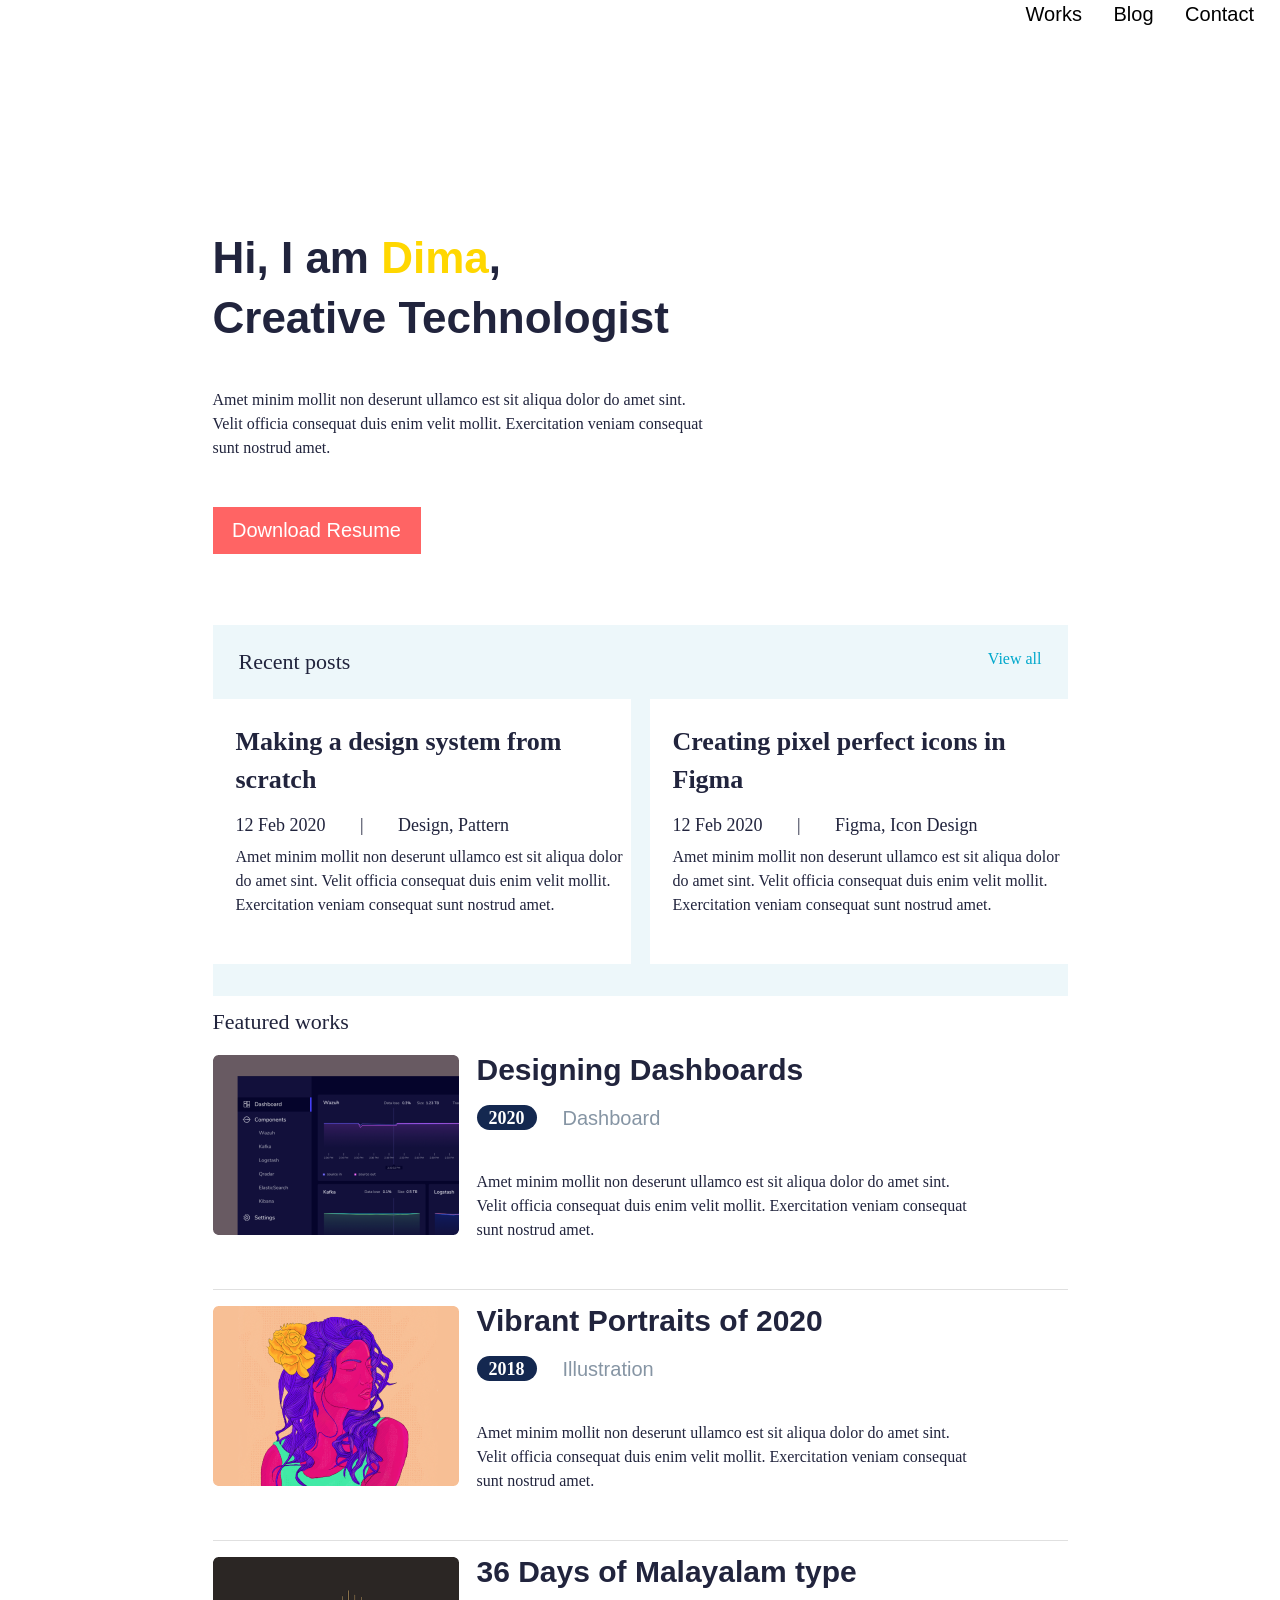
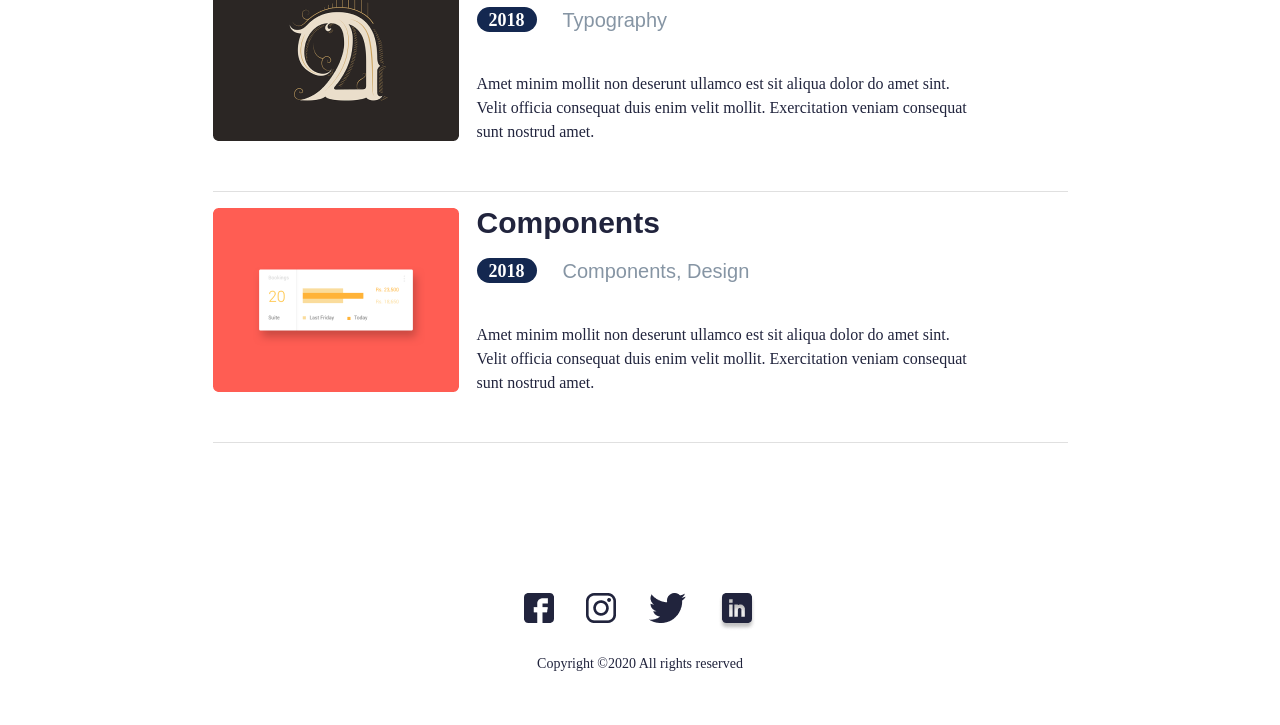
<file: sites/John_Site_hw/index.html>
<!DOCTYPE html>
<html lang="en">
<head>
	<title>John's Site</title>
	<link rel="stylesheet" href="css/style.css">
</head>
<body>
	<header>
		<div class="menu">
			<div class="links">
				<a href="#works" class="link">Works</a>
				<a href="#" class="link">Blog</a>
				<a href="#" class="link">Contact</a>
			</div>
		</div>
	</header>
	<div class="container">
		<div class="hello">
			<div class="hello__img"></div>
			<div class="hello__title title">
				<span>Hi, I am <span style="color: #FFD700;">Dima</span>,<br>Creative Technologist</span>
			</div>
			<div class="hello__text text">
				<span>Amet minim mollit non deserunt ullamco est sit aliqua dolor do amet sint. Velit officia consequat duis enim velit mollit. Exercitation veniam consequat sunt nostrud amet.</span>
			</div>
			<div class="hello__button">
				<button>Download Resume</button>
			</div>
		</div>
		<div class="posts">
			<div class="posts__header">
				<div class="posts__main-title post">
					Recent posts
				</div>
				<div class="posts__link">
					<a href="#">View all</a>
				</div>
			</div>
			<div class="_container">
				<div class="box">
					<div class="content">
						<div class="posts__title">
							Making a design system from scratch
						</div>
						<div class="posts__data">
							12 Feb 2020  <span>|</span>  Design, Pattern
						</div>
						<div class="posts__text text">
							Amet minim mollit non deserunt ullamco est sit aliqua dolor do amet sint. Velit officia consequat duis enim velit mollit. Exercitation veniam consequat sunt nostrud amet.
						</div>
					</div>
				</div>
				<div class="box">
					<div class="content">
						<div class="posts__title">
							Creating pixel perfect icons in Figma
						</div>
						<div class="posts__data">
							12 Feb 2020  <span>|</span>  Figma, Icon Design
						</div>
						<div class="posts__text text">
							Amet minim mollit non deserunt ullamco est sit aliqua dolor do amet sint. Velit officia consequat duis enim velit mollit. Exercitation veniam consequat sunt nostrud amet.
						</div>
					</div>
				</div>
			</div>
		</div>
		<section>
			<div class="work">
				<p><a name="works"></a></p>
				<div class="works__main-title post">
					Featured works
				</div>
				<div class="works">
					<div class="works__item">
						<div class="works__img"><img src="img/works/1.png" alt="#"></div>
						<div class="content">
							<div class="works__title">
								Designing Dashboards
							</div>
							<div class="works__info">
								<div class="works__data">2020</div>
								<div class="works__place">Dashboard</div>
							</div>
							<div class="works__text text">
								Amet minim mollit non deserunt ullamco est sit aliqua dolor do amet sint. Velit officia consequat duis enim velit mollit. Exercitation veniam consequat sunt nostrud amet.
							</div>
						</div>
					</div>
					<div class="works__item">
						<div class="works__img">
							<img src="img/works/2.png" alt="#">
						</div>
						<div class="content">
							<div class="works__title">
								Vibrant Portraits of 2020
							</div>
							<div class="works__info">
								<div class="works__data">2018</div>
								<div class="works__place">Illustration</div>
							</div>
							<div class="works__text text">
								Amet minim mollit non deserunt ullamco est sit aliqua dolor do amet sint. Velit officia consequat duis enim velit mollit. Exercitation veniam consequat sunt nostrud amet.
							</div>
						</div>
					</div>
					<div class="works__item">
						<div class="works__img">
							<img src="img/works/3.png" alt="#">
						</div>
						<div class="content">
							<div class="works__title">
								36 Days of Malayalam type
							</div>
							<div class="works__info">
								<div class="works__data">2018</div>
								<div class="works__place">Typography</div>
							</div>
							<div class="works__text text">
								Amet minim mollit non deserunt ullamco est sit aliqua dolor do amet sint. Velit officia consequat duis enim velit mollit. Exercitation veniam consequat sunt nostrud amet.
							</div>
						</div>
					</div>
					<div class="works__item">
						<div class="works__img"><img src="img/works/4.png" alt="#"></div>
						<div class="content">
							<div class="works__title">
								Components
							</div>
							<div class="works__info">
								<div class="works__data">2018</div>
								<div class="works__place">Components, Design</div>
							</div>
							<div class="works__text text">
								Amet minim mollit non deserunt ullamco est sit aliqua dolor do amet sint. Velit officia consequat duis enim velit mollit. Exercitation veniam consequat sunt nostrud amet.
							</div>
						</div>
					</div>
				</div>
			</div>
		</section>
		<footer>
			<div class="container">
				<div class="footer__links">
					<div class="footer__img">
						<a href="#">
							<img src="img/icons/fb.png" alt="facebook">
						</a>
					</div>
					<div class="footer__img">
						<a href="#">
							<img src="img/icons/insta.png" alt="Instagram">
					</a>
					</div>
					<div class="footer__img">
						<a href="#">
							<img src="img/icons/Group.png" alt="Twitter">
						</a>
					</div>
					<div class="footer__img">
						<a href="#">
							<img src="img/icons/Linkedin.png" alt="Linkedin">
						</a>
					</div>
				</div>
				<div class="footer__text">Copyright ©2020 All rights reserved </div>
			</div>
		</footer>
	</div>
</body>
</html>
</file>
<file: sites/John_Site_hw/css/style.css>
/*Обнуление*/
	*{padding: 0;margin: 0;border: 0;}
	*,*:before,*:after{-moz-box-sizing: border-box;-webkit-box-sizing: border-box;box-sizing: border-box;}:focus,:active{outline: none;}
	a:focus,a:active{outline: none;}
	nav,footer,header,aside{display: block;}
	html,body{height:100%;width:100%;font-size:100%;line-height:1;font-size:14px;-ms-text-size-adjust:100%;-moz-text-size-adjust:100%;-webkit-text-size-adjust:100%;}
	input,button,textarea{font-family:inherit;}
	input::-ms-clear{display: none;}
	button{cursor: pointer;}
	button::-moz-focus-inner {padding:0;border:0;}
	a,a:visited{text-decoration: none;color: #000;}
	a:hover{text-decoration: none;}
	ul li{list-style: none;}
	img{vertical-align: top;}
	h1,h2,h3,h4,h5,h6{font-size:inherit;font-weight: inherit;}
	div{transition: 0.3s all;}
/*--------------------*/

body{
	background-color: #fff;
}

header .menu{
	align-items: center;
	margin-left: 856px;
	position: relative;
}

header .links{
	font-family: Arial, "Helvetica Neue", Helvetica, sans-serif;
	font-size: 20px;
	font-style: normal;
	font-weight: 500;
	line-height: 29px;
	letter-spacing: 0px;
	text-align: right;
}

header .links a{
	margin-right: 26px;
	transition: 0.3s;
}

header .links a:hover{
	color: #FF6464;
}

.container{
	max-width: 855px;
	margin: 0 auto;
	color: #21243D;
	position: relative;
}

.hello{
	font-family: Arial, "Helvetica Neue", Helvetica, sans-serif;
	position: relative;
	margin-top: 199px;
}

.hello__img{
	width: 243px;
	height: 243px;
	border-radius: 50%;
	background-color: #ffc;
	background: url('https://wallpapercave.com/wp/wp8437230.png') center / cover;
	position: absolute;
	width: 243px;
	height: 243px;
	right: 0;
	top: 15px;
}

.title{
	font-size: 44px;
	font-style: normal;
	font-weight: 700;
	line-height: 60px;
	letter-spacing: 0px;
	text-align: left;
}

.text{
	font-family: serif;
	font-size: 16px;
	font-style: normal;
	font-weight: 400;
	line-height: 24px;
	letter-spacing: 0px;
	text-align: left;

	width: 497px;
	margin: 40px 0 47px 0;
}

.hello__button{
	display: flex;
	align-items: center;
	justify-content: center;
	width: 208px;
}

.hello__button button{
	background-color: #FF6464;
	height: 47px;
	font-size: 20px;
	font-weight: 500;
	color: #fff;
	width: inherit;

	transition: 0.3s;
}

.hello__button button:hover{
	background-color: #FF645f;
	color: #ffc;
}

.posts{
	background-color: #EDF7FA;
	margin-top: 71px;
}

.posts__header{
	display: flex;
	padding: 26px;
}

.post{
	flex: 1 1 auto;
	font-size: 22px;
	font-style: normal;
	font-weight: 400;
}

.posts__link a{
	color: #00A8CC;
	font-size: 16px;
	font-style: normal;
	font-weight: 400;
	transition: 0.3s;
}

.posts__link a:hover{
	color: #00FFFF;
}

.posts ._container{
	display: flex;
}

.posts .box{
	background-color: #fff;
	max-width: 418px;
	flex: 0 0 auto;
	margin-bottom: 32px;
}

.posts .box:last-child{
	position: absolute;
	right: 0;
}

.posts .box .content{
	padding: 24px 21px 0 23px;  /*height*/
}

.posts__title{
	font-size: 26px;
	font-style: normal;
	font-weight: 700;
	line-height: 38px;
}

.posts__data{
	margin-top: 17px;
	font-size: 18px;
	font-weight: 400;
}

.posts__data span{
	margin: 0 30px;
}

.posts__text{
	max-width: 400px;
	margin-top: 11px;
}

.works__main-title{
	margin: 15px 0 22px 0;
}

.works .content{
	margin-left: 18px;
}

.works__item{
	display: flex;
	margin-bottom: 16px;
	border-bottom: 1px solid #E0E0E0;
}

.works__title{
	white-space: nowrap;
	font-family: Arial, "Helvetica Neue", Helvetica, sans-serif;
	font-size: 30px;
	font-weight: 700;
}

.works__info{
	display: flex;
	margin-top: 20px;
}

.works__data{
	background-color: #142850;
	color: #fff;
	display: flex;
	align-items: center;
	justify-content: center;
	width: 60px;
	height: 25px;
	border-radius: 30px;
	font-size: 18px;
	font-weight: 900;
}

.works__place{
	margin-left: 26px;
	font-family: Arial, "Helvetica Neue", Helvetica, sans-serif;
	font-size: 20px;
	font-weight: 400;
	color: #8695A4;
	display: flex;
	align-items: center;
	justify-content: center;
}

footer .container{
	padding-top: 134px;
	max-width: 232px;
	margin: 0 auto;
}

.footer__links{
	display: flex;
	justify-content: space-between;
}

.footer__text{
	margin-top: 26px;
	padding-bottom: 54px;
	text-align: center;
}
</file>
